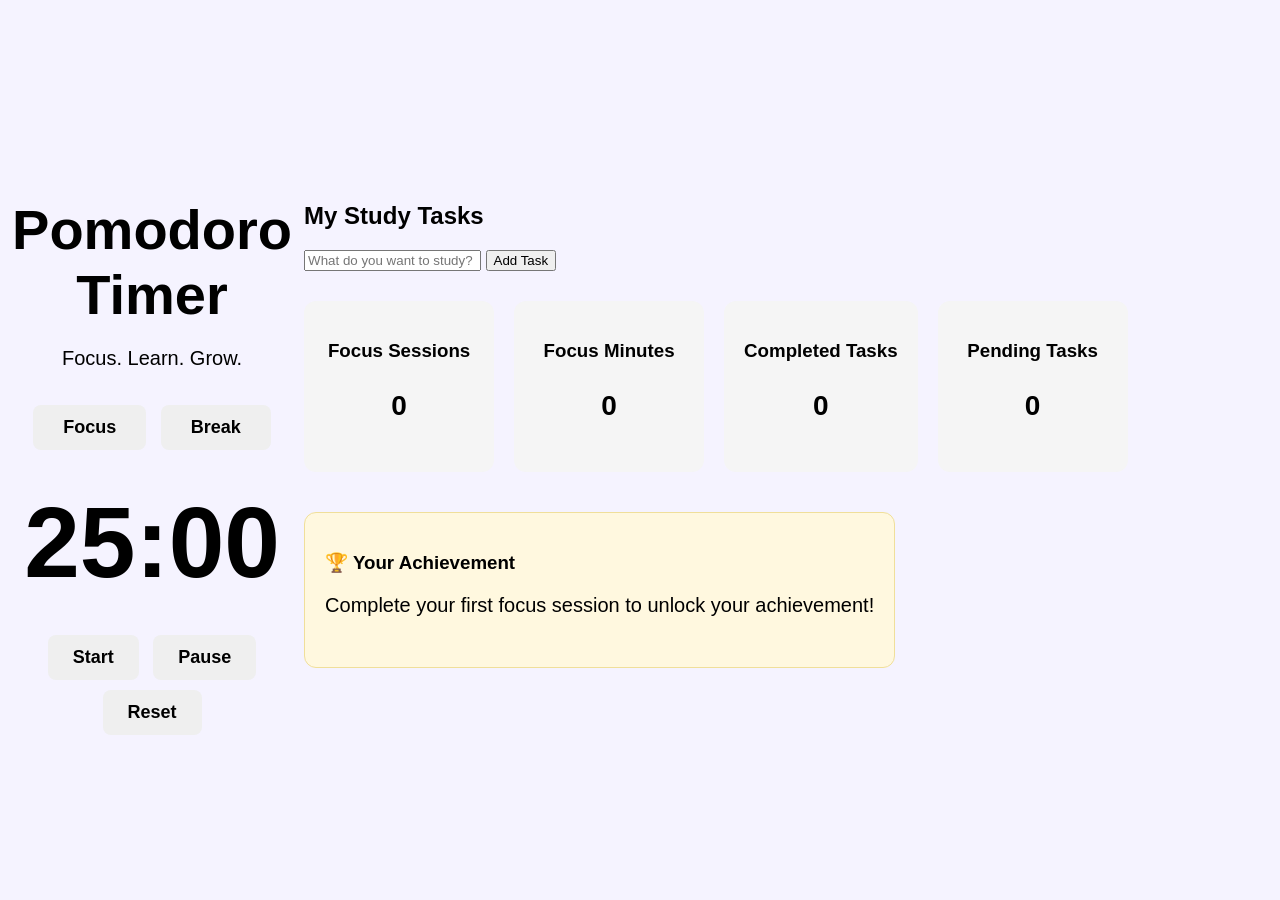
<file: frontend/index.html>
<!doctype html>
<html lang="en">
  <head>
    <meta charset="UTF-8" />
    <meta name="viewport" content="width=device-width, initial-scale=1.0" />

    <title>Pomodoro Timer</title>

    <link rel="stylesheet" href="style.css" />
  </head>

<body>

    <main class="container">

        <h1>Pomodoro Timer</h1>

        <p>Focus. Learn. Grow.</p>

        <div class="mode-buttons">
            <button onclick="setFocus()">Focus</button>
            <button onclick="setBreak()">Break</button>
        </div>

        <div id="timer">25:00</div>

        <div class="buttons">
            <button onclick="startTimer()">Start</button>
            <button onclick="pauseTimer()">Pause</button>
            <button onclick="resetTimer()">Reset</button>
        </div>

    </main>
<div class="tasks-section">

    <h2>My Study Tasks</h2>

    <div class="task-input">
        <input
            type="text"
            id="taskInput"
            placeholder="What do you want to study?"
        >

        <button onclick="addTask()">Add Task</button>
    </div>
<div class="stats">
    <div class="stat-card">
        <h3>Focus Sessions</h3>
        <p id="totalSessions">0</p>
    </div>

    <div class="stat-card">
        <h3>Focus Minutes</h3>
        <p id="totalMinutes">0</p>
    </div>

    <div class="stat-card">
        <h3>Completed Tasks</h3>
        <p id="completedTasks">0</p>
    </div>

    <div class="stat-card">
        <h3>Pending Tasks</h3>
        <p id="pendingTasks">0</p>
    </div>
<div class="achievement-card">
    <h3>🏆 Your Achievement</h3>
    <p id="achievementMessage">
        Complete your first focus session to unlock your achievement!
    </p>
</div>
</div>
    <div id="taskList"></div>

</div>
    <script src="script.js"></script>

</body>
</html>
</file>
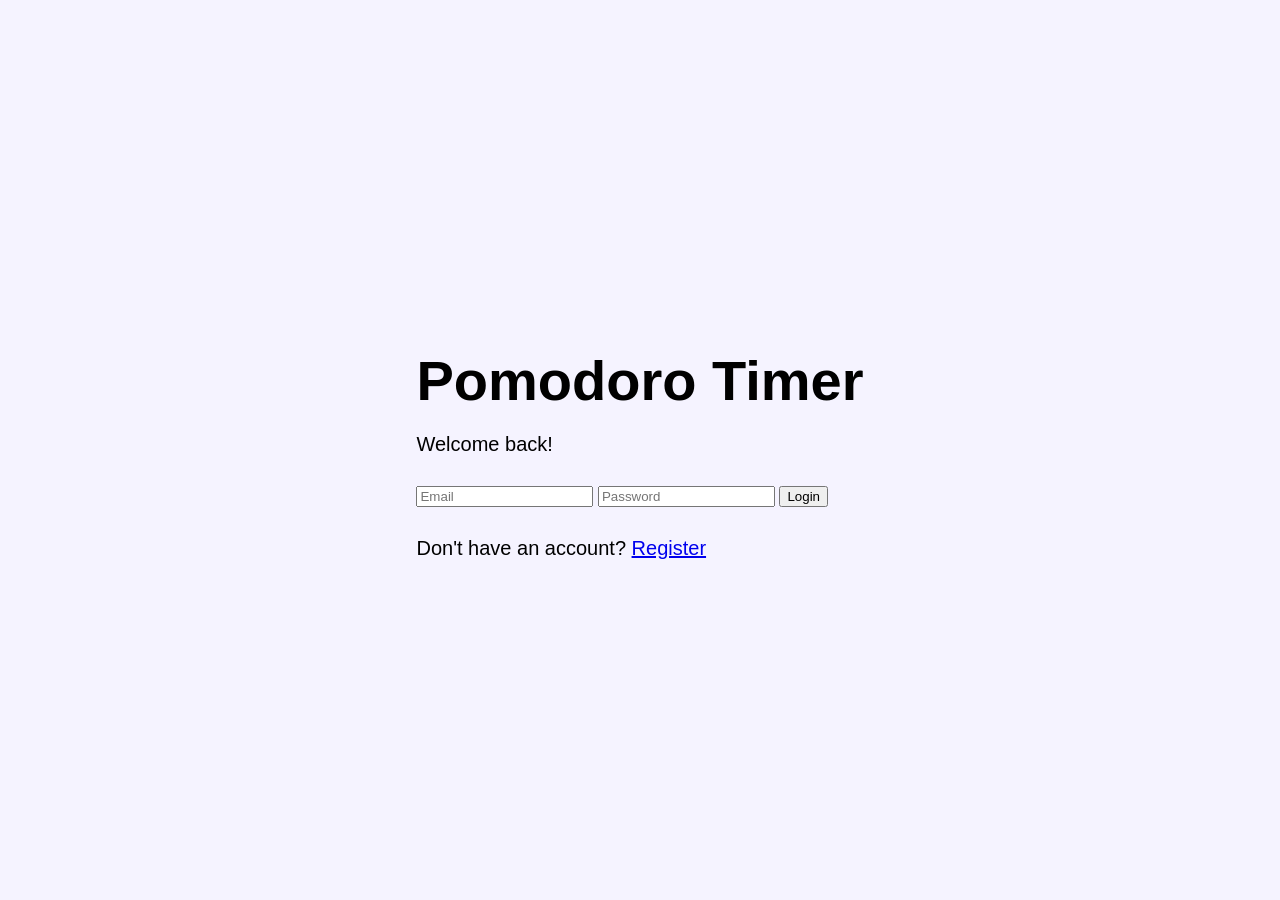
<file: frontend/login.html>
<!DOCTYPE html>
<html lang="en">

<head>
    <meta charset="UTF-8">
    <meta name="viewport" content="width=device-width, initial-scale=1.0">

    <title>Pomodoro Timer - Login</title>

    <link rel="stylesheet" href="style.css">
</head>

<body>

    <div class="register-container">

        <h1>Pomodoro Timer</h1>
        <p>Welcome back!</p>

        <form id="loginForm">

            <input
                type="email"
                id="email"
                placeholder="Email"
                required
            >

            <input
                type="password"
                id="password"
                placeholder="Password"
                required
            >

            <button type="submit">
                Login
            </button>

        </form>

        <p id="message"></p>

        <p>
            Don't have an account?
            <a href="register.html">Register</a>
        </p>

    </div>

    <script src="login.js"></script>

</body>

</html>
</file>
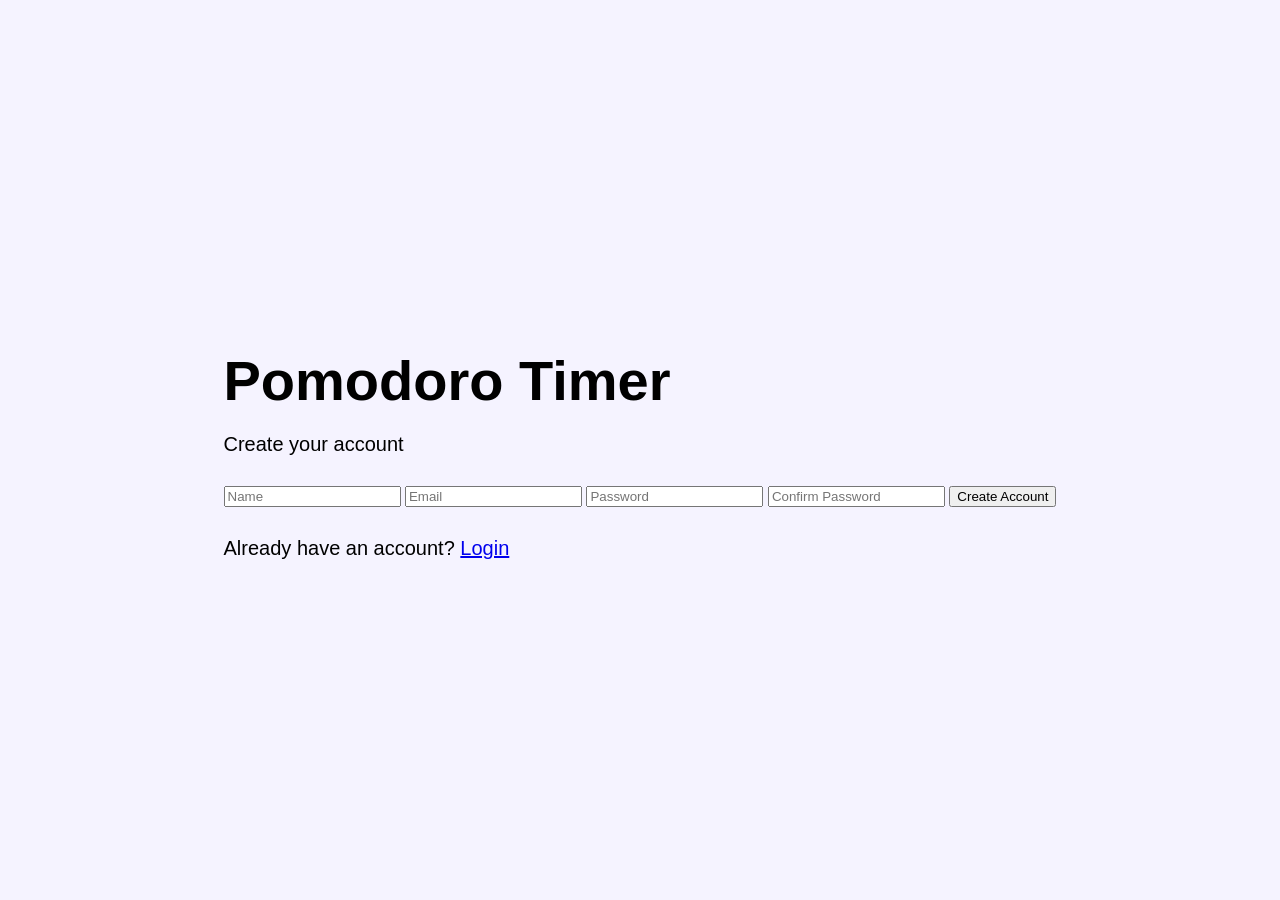
<file: frontend/register.html>
<!DOCTYPE html>
<html lang="en">

<head>
    <meta charset="UTF-8">
    <meta name="viewport" content="width=device-width, initial-scale=1.0">
    <title>Pomodoro Timer - Register</title>
    <link rel="stylesheet" href="style.css">
</head>

<body>

    <div class="register-container">

        <h1>Pomodoro Timer</h1>
        <p>Create your account</p>

        <form id="registerForm">

            <input
                type="text"
                id="name"
                placeholder="Name"
                required
            >

            <input
                type="email"
                id="email"
                placeholder="Email"
                required
            >

            <input
                type="password"
                id="password"
                placeholder="Password"
                required
            >

            <input
                type="password"
                id="confirmPassword"
                placeholder="Confirm Password"
                required
            >

            <button type="submit">Create Account</button>

        </form>

        <p id="message"></p>

        <p>
            Already have an account?
            <a href="login.html">Login</a>
        </p>

    </div>

    <script src="register.js"></script>

</body>

</html>
</file>
<file: frontend/style.css>
body {
    font-family: Arial, sans-serif;
    margin: 0;
    min-height: 100vh;

    display: flex;
    justify-content: center;
    align-items: center;

    background-color: #f5f3ff;
}

.container {
    text-align: center;
}

h1 {
    font-size: 56px;
    font-weight: 700;
    margin-bottom: 10px;
}

p {
    font-size: 20px;
    margin-bottom: 30px;
}

.mode-buttons {
    margin-bottom: 25px;
}

.mode-buttons button {
    padding: 12px 30px;
    margin: 5px;

    font-size: 18px;
    font-weight: bold;

    border: none;
    border-radius: 8px;

    cursor: pointer;
}

#timer {
    font-size: 100px;
    font-weight: 700;
    margin: 30px 0;
}

.buttons button {
    padding: 12px 25px;
    margin: 5px;

    font-size: 18px;
    font-weight: bold;

    border: none;
    border-radius: 8px;

    cursor: pointer;
}

.stats {
    display: flex;
    gap: 20px;
    margin: 30px 0;
    flex-wrap: wrap;
}

.stat-card {
    padding: 20px;
    border-radius: 12px;
    background: #f5f5f5;
    min-width: 150px;
    text-align: center;
}

.stat-card h3 {
    margin-bottom: 10px;
}

.stat-card p {
    font-size: 28px;
    font-weight: bold;
}

.achievement-card {
    padding: 20px;
    margin: 20px 0;
    border-radius: 12px;
    background: #fff8df;
    border: 1px solid #f0df9a;
}

.achievement-card h3 {
    margin-bottom: 10px;
}
</file>
